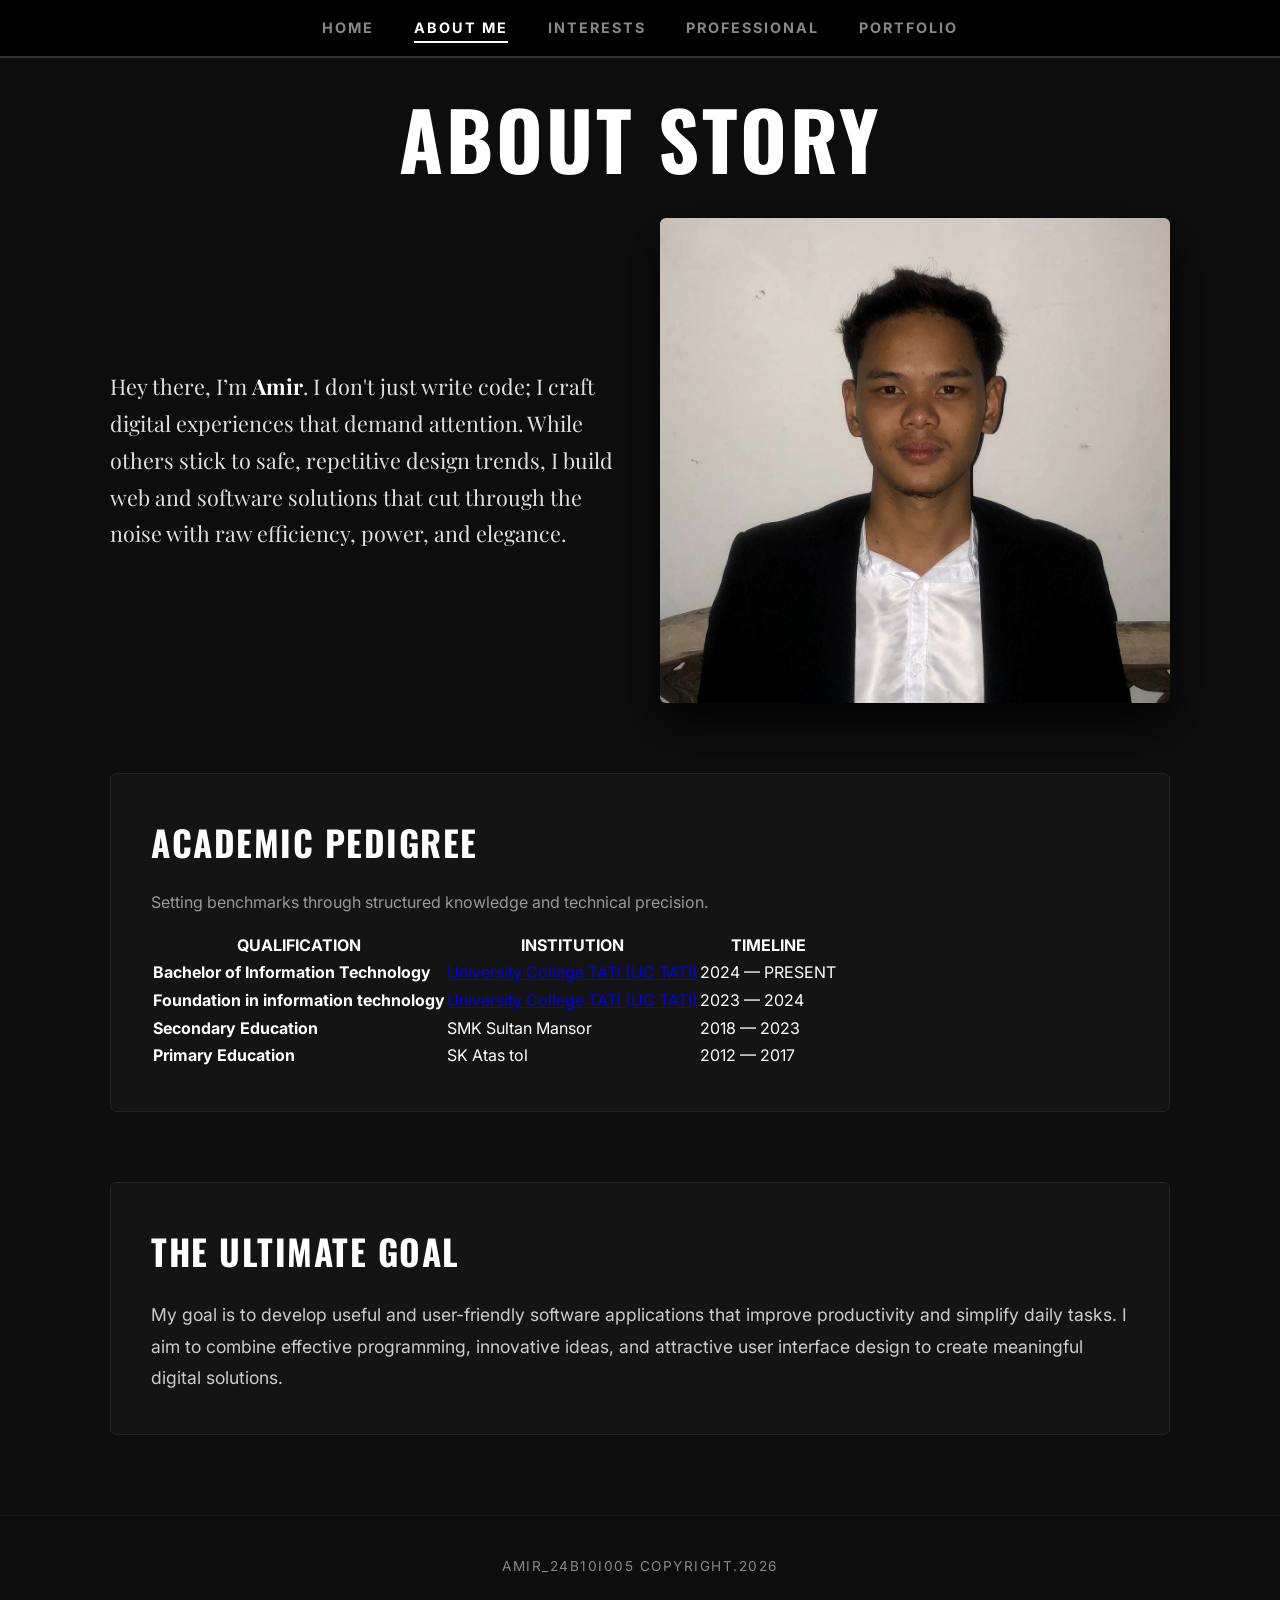
<file: about.html>
<!DOCTYPE html>
<html lang="en">
<head>
    <meta charset="UTF-8">
    <meta name="viewport" content="width=device-width, initial-scale=1.0">
    <title>About Me — Amir</title>
    <link rel="stylesheet" href="style.css">
</head>
<body>

    <nav>
        <a href="index.html">Home</a>
        <a href="about.html" class="active">About Me</a>
        <a href="interests.html">Interests</a>
        <a href="professional.html">Professional</a>
        <a href="portfolio.html">Portfolio</a>
    </nav>

    <div class="container">
        
        <!-- Tajuk Besar Bergaya -->
        <h1 class="bold-title">ABOUT STORY</h1>

        <!-- Grid Teks & Gambar Bertindih Moden -->
        <div class="about-grid">
            <div class="about-text">
                <p>Hey there, I’m <strong>Amir</strong>. I don't just write code; I craft digital experiences that demand attention. While others stick to safe, repetitive design trends, I build web and software solutions that cut through the noise with raw efficiency, power, and elegance.</p>
            </div>
            <div class="image-wrapper">
                               <img src="AMIR.jpeg" alt="Amir Profile">
            </div>
        </div>

        <!-- Seksyen Pendidikan & Kelayakan -->
        <div class="section-block">
            <h2>ACADEMIC PEDIGREE</h2>
            <p style="color: #999; margin-bottom: 15px;">Setting benchmarks through structured knowledge and technical precision.</p>
            
            <table>
                <thead>
                    <tr>
                        <th>QUALIFICATION</th>
                        <th>INSTITUTION</th>
                        <th>TIMELINE</th>
                    </tr>
                </thead>
                <tbody>
                    <tr>
                        <td><strong>Bachelor of Information Technology</strong></td>
                        <td><a href="https://www.uctati.edu.my" target="_blank">University College TATI (UC TATI)</a></td>
                        <td>2024 — PRESENT</td>
                    </tr>
		   <tr>
                        <td><strong>Foundation in information technology</strong></td>
                        <td><a href="https://www.uctati.edu.my" target="_blank">University College TATI (UC TATI)</a></td>
                        <td>2023 — 2024</td>
                    </tr>
		
                     <tr>
                        <td><strong>Secondary Education</strong></td>
                        <td>SMK Sultan Mansor</td>
                        <td>2018 — 2023</td>
                    </tr>
 		    <tr>
                        <td><strong>Primary Education</strong></td>
                        <td>SK Atas tol</td>
                        <td>2012 — 2017</td>
                    </tr>

                </tbody>
            </table>
        </div>

        <!-- Seksyen Misi / Kerjaya -->
        <div class="section-block">
            <h2>THE ULTIMATE GOAL</h2>
            <p style="color: #ccc; font-size: 1.1rem; line-height: 1.8;">
               My goal is to develop useful and user-friendly software applications that improve productivity and simplify daily tasks. I aim to combine effective programming, innovative ideas, and attractive user interface design to create meaningful digital solutions.
        </div>

    </div>

    <footer>
        <p>Amir_24B10I005 Copyright.2026</p>
    </footer>

</body>
</html>
</file>
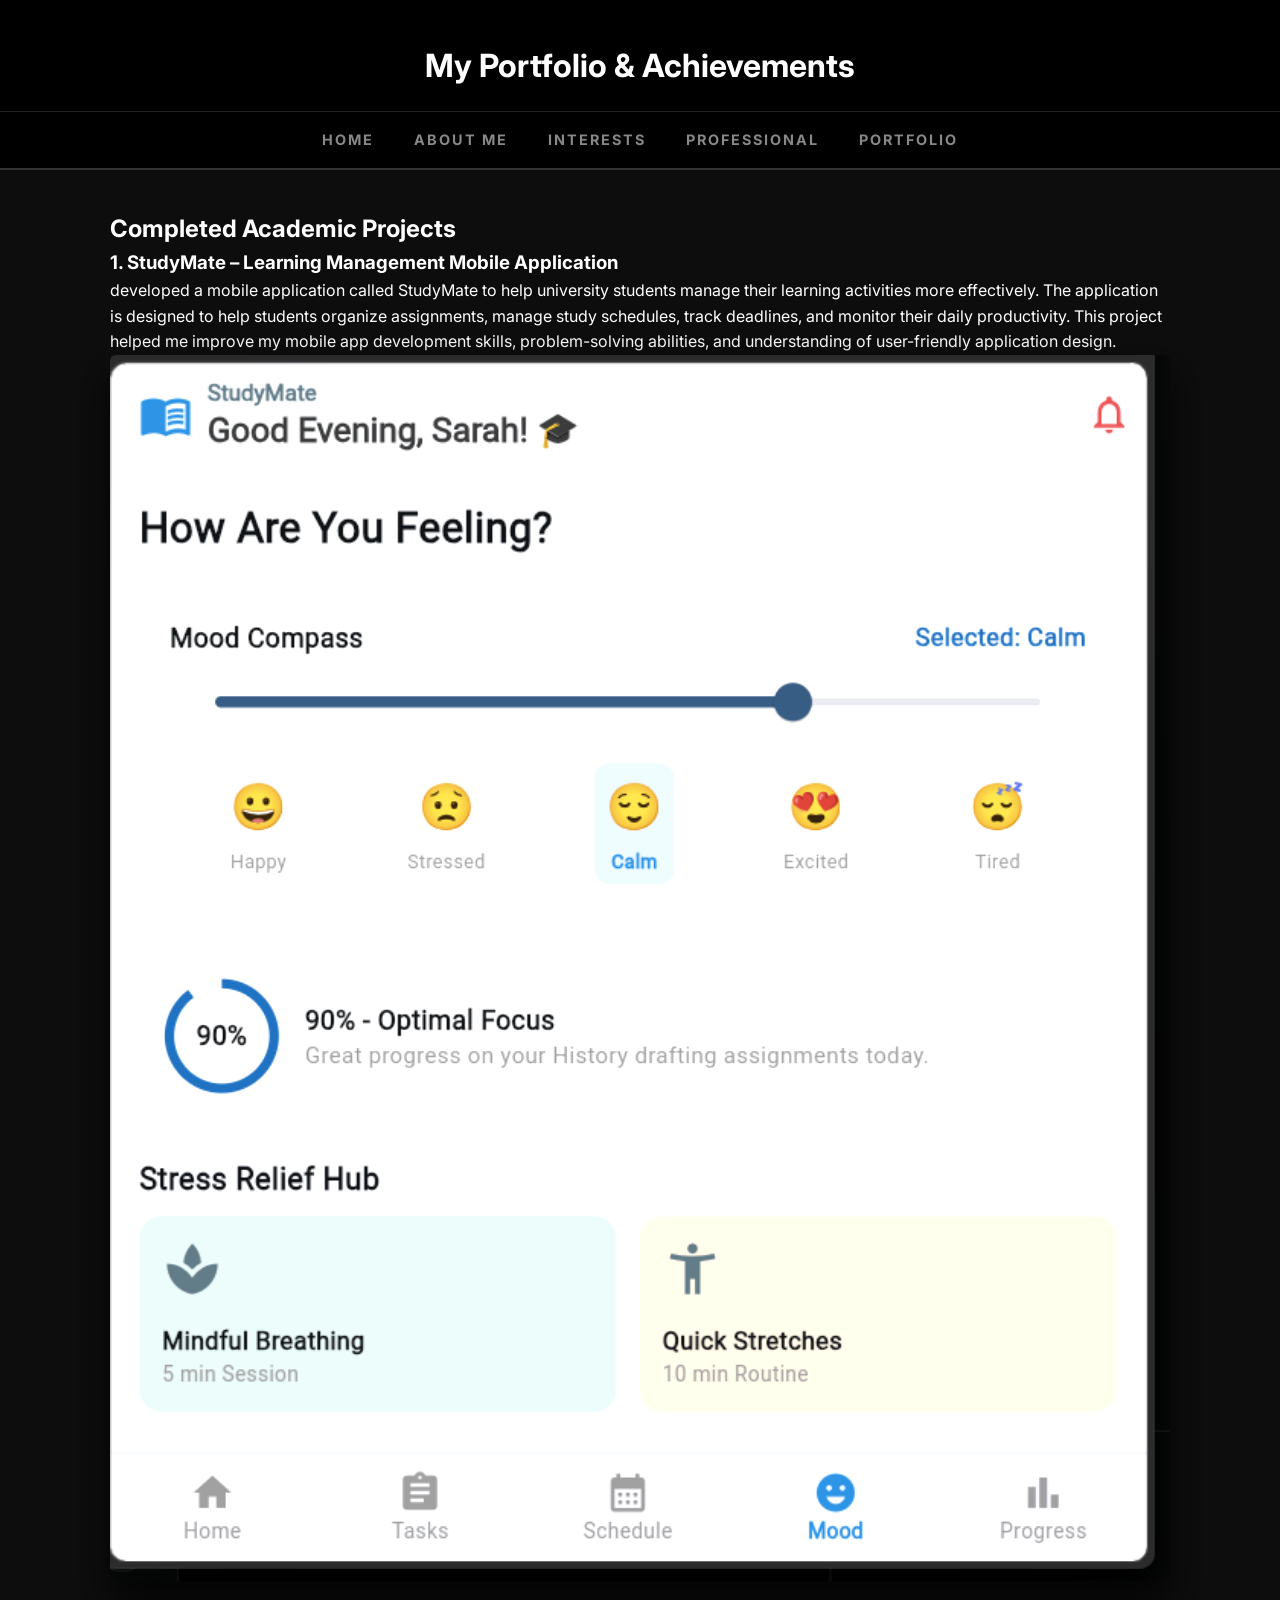
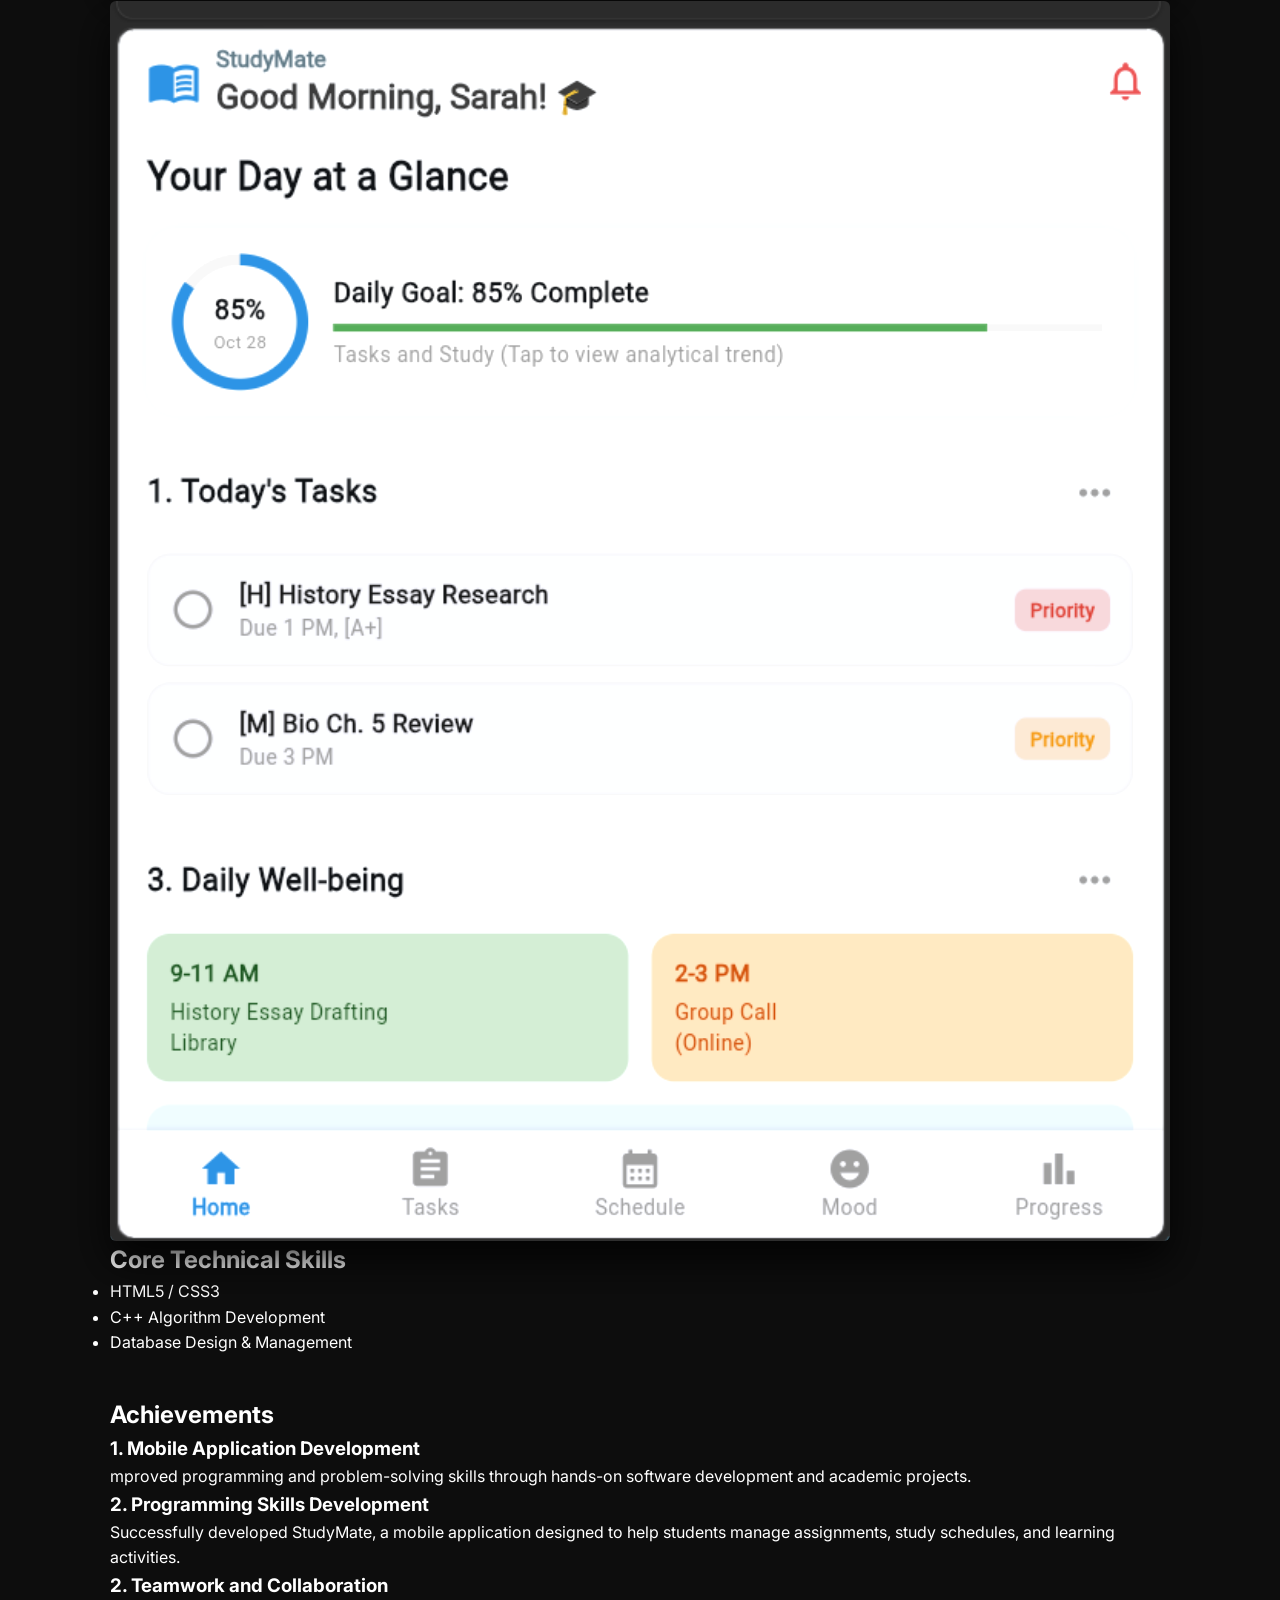
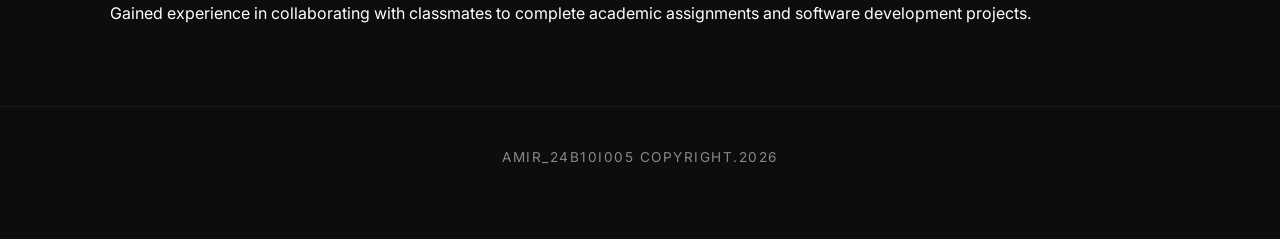
<file: portfolio.html>
<!DOCTYPE html>
<html lang="en">
<head>
    <meta charset="UTF-8">
    <title>Portfolio & Projects - Amir</title>
    <link rel="stylesheet" href="style.css">
</head>
<body>

    <header>
        <h1>My Portfolio & Achievements</h1>
    </header>

    <nav>
        <a href="index.html">Home</a>
        <a href="about.html">About Me</a>
        <a href="interests.html">Interests</a>
        <a href="professional.html">Professional</a>
        <a href="portfolio.html">Portfolio</a>
    </nav>

    <div class="container">
        <h2>Completed Academic Projects</h2>
        
        <h3>1. StudyMate – Learning Management Mobile Application </h3>
        <p> developed a mobile application called StudyMate to help university students manage their learning activities more effectively. The application is designed to help students organize assignments, manage study schedules, track deadlines, and monitor their daily productivity. This project helped me improve my mobile app development skills, problem-solving abilities, and understanding of user-friendly application design.</p>
	<div class="image-wrapper">
                <img src="studymate2.png" alt="studymate.png">
		<img src="studymate3.png" alt="studymate2.png">
            </div>

        <h2>Core Technical Skills</h2>
        <ul>
            <li>HTML5 / CSS3 </li>
            <li>C++ Algorithm Development</li>
            <li>Database Design & Management</li>
        </ul>
    </div>
	 <div class="container">
        	<h2>Achievements</h2>
	 <h3>1. Mobile Application Development </h3>
		<p>mproved programming and problem-solving skills through hands-on software development and academic projects.</p>
	 <h3>2. Programming Skills Development </h3>
		<p>Successfully developed StudyMate, a mobile application designed to help students manage assignments, study schedules, and learning activities.</p>
	 <h3>2. Teamwork and Collaboration </h3>
		<p>Gained experience in collaborating with classmates to complete academic assignments and software development projects.</p>




		
 	 </div>	
    <footer>
        <p>Amir_24B10I005 Copyright.2026</p>
    </footer>

</body>
</html>
</file>
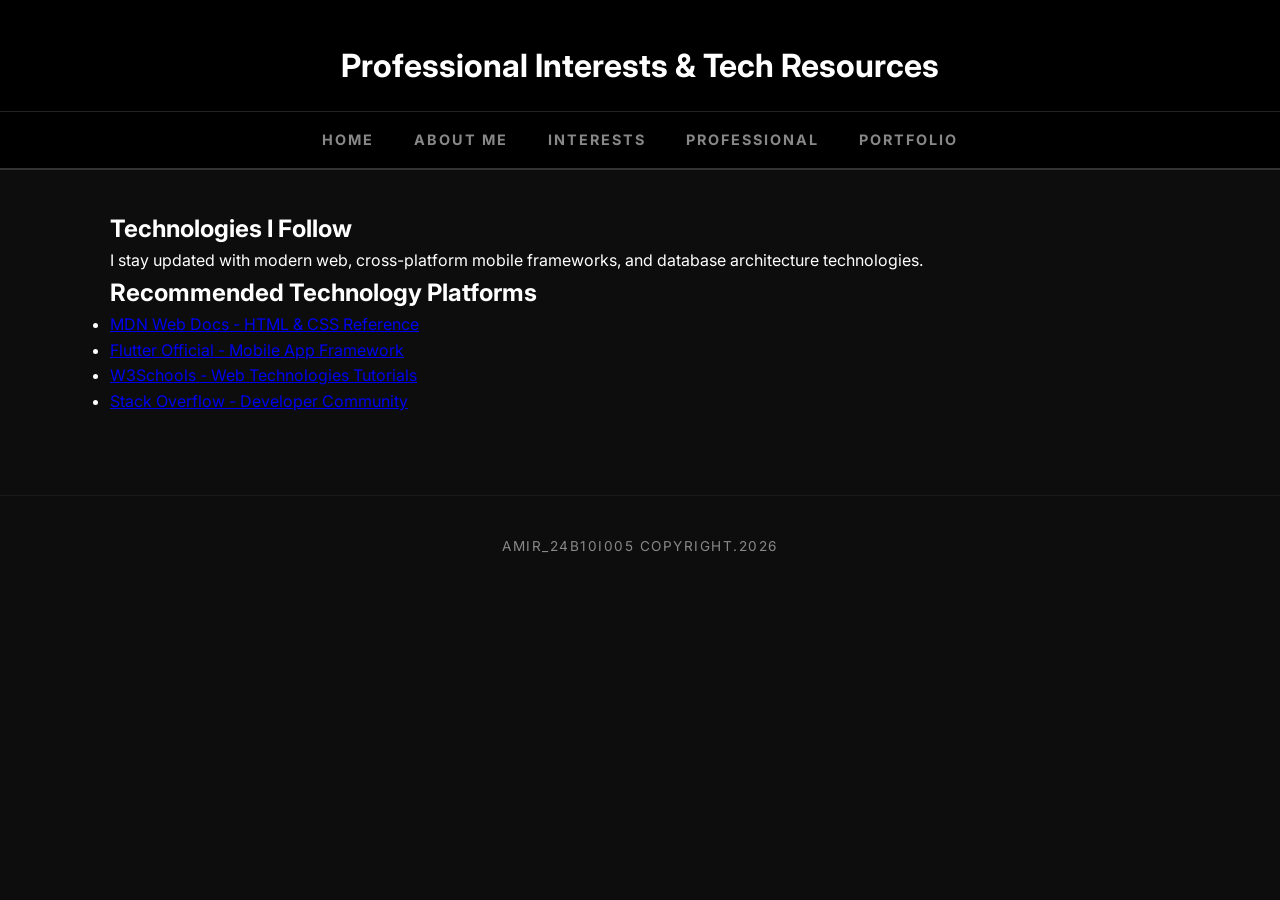
<file: professional.html>
<!DOCTYPE html>
<html lang="en">
<head>
    <meta charset="UTF-8">
    <title>Professional Interests - Amir</title>
    <link rel="stylesheet" href="style.css">
</head>
<body>

    <header>
        <h1>Professional Interests & Tech Resources</h1>
    </header>

    <nav>
        <a href="index.html">Home</a>
        <a href="about.html">About Me</a>
        <a href="interests.html">Interests</a>
        <a href="professional.html">Professional</a>
        <a href="portfolio.html">Portfolio</a>
    </nav>

    <div class="container">
        <h2>Technologies I Follow</h2>
        <p>I stay updated with modern web, cross-platform mobile frameworks, and database architecture technologies.</p>

        <h2>Recommended Technology Platforms</h2>
        <ul>
            <li><a href="https://developer.mozilla.org" target="_blank">MDN Web Docs - HTML & CSS Reference</a></li>
            <li><a href="https://flutter.dev" target="_blank">Flutter Official - Mobile App Framework</a></li>
            <li><a href="https://w3schools.com" target="_blank">W3Schools - Web Technologies Tutorials</a></li>
            <li><a href="https://stackoverflow.com" target="_blank">Stack Overflow - Developer Community</a></li>
        </ul>
    </div>

    <footer>
        <p>Amir_24B10I005 Copyright.2026</p>
    </footer>

</body>
</html>
</file>
<file: style.css>
/* Styling Moden, Bold & Minimalist Dark Theme */
@import url('https://fonts.googleapis.com/css2?family=Oswald:wght@700&family=Playfair+Display:ital,wght@0,600;1,400&family=Inter:wght@400;700&display=swap');

/* Pembaikan: Dibaiki daripada - kepada * */
* {
    margin: 0;
    padding: 0;
    box-sizing: border-box;
}

body {
    background-color: #0d0d0d;
    color: #ffffff;
    font-family: 'Inter', sans-serif;
    line-height: 1.6;
    padding-bottom: 50px;
}

/* Header & Navigasi */
header {
    background-color: #000000;
    padding: 40px 20px 20px 20px;
    text-align: center;
    border-bottom: 1px solid #222;
}

nav {
    background-color: #000000;
    padding: 15px;
    text-align: center;
    position: sticky;
    top: 0;
    z-index: 100;
    border-bottom: 2px solid #333;
}

nav a {
    color: #888;
    margin: 0 18px;
    text-decoration: none;
    font-weight: 700;
    font-size: 0.9rem;
    letter-spacing: 2px;
    text-transform: uppercase;
    transition: color 0.3s ease;
}

nav a:hover, nav a.active {
    color: #ffffff;
    border-bottom: 2px solid #ffffff;
    padding-bottom: 5px;
}

/* Layout Kontena */
.container {
    max-width: 1100px;
    margin: 40px auto;
    padding: 0 20px;
}

/* Tajuk Utama Gaya "WELCOME STORY" */
.bold-title {
    font-family: 'Oswald', sans-serif;
    font-size: 5rem;
    text-transform: uppercase;
    letter-spacing: 3px;
    text-align: center;
    margin-bottom: 40px;
    color: #ffffff;
    line-height: 1;
}

/* Susunan "Grid" Dua Kolom */
.about-grid {
    display: grid;
    grid-template-columns: 1fr 1fr;
    gap: 40px;
    align-items: center;
    margin-top: 30px;
}

.about-text {
    font-family: 'Playfair Display', serif;
    font-size: 1.35rem;
    color: #e0e0e0;
    line-height: 1.7;
}

.about-text strong {
    color: #ffffff;
    font-weight: 700;
}

/* Susun Gambar Menegak (Atas & Bawah) */
.image-wrapper {
    display: flex;
    flex-direction: column; /* Menyusun gambar dari atas ke bawah */
    gap: 20px; /* Jarak antara gambar pertama dan kedua */
}

.image-wrapper img {
    width: 100%;
    height: auto;
    border-radius: 6px;
    filter: grayscale(20%) contrast(110%);
    box-shadow: 0 20px 40px rgba(0,0,0,0.8);
}

/* Seksyen Tambahan & Jadual */
.section-block {
    margin-top: 70px;
    background-color: #141414;
    padding: 40px;
    border: 1px solid #222;
    border-radius: 6px;
}

.section-block h2 {
    font-family: 'Oswald', sans-serif;
    font-size: 2.2rem;
    text-transform: uppercase;
    letter-spacing: 1.5px;
    margin-bottom: 20px;
    color: #ffffff;
}

/* Footer Di Tengah */
footer {
    width: 100%;
    text-align: center;
    padding: 40px 20px 20px 20px;
    color: #888888;
    font-size: 0.85rem;
    letter-spacing: 1.5px;
    text-transform: uppercase;
    border-top: 1px solid #1a1a1a;
    margin-top: 80px;
}

footer p {
    text-align: center;
    margin: 0 auto;
}
/* Layout Dua Kolum (Flexbox) */
.main-content {
    display: flex;
    justify-content: space-between;
    align-items: flex-start;
    gap: 30px;
    padding: 20px;
}

.links-section {
    flex: 1;
}

/* Grid 4 Gambar (2x2) */
.image-grid {
    flex: 1;
    display: grid;
    grid-template-columns: repeat(2, 1fr);
    gap: 15px;
}

.image-grid img {
    width: 100%;
    height: 160px;
    object-fit: cover;
    border-radius: 8px;
    box-shadow: 0 4px 8px rgba(0,0,0,0.3);
    transition: transform 0.2s ease;
}

.image-grid img:hover {
    transform: scale(1.03);
}

/* Responsif untuk skrin telefon bimbit */
@media (max-width: 768px) {
    .main-content {
        flex-direction: column;
    }
    .image-grid {
        width: 100%;
    }
}
</file>
